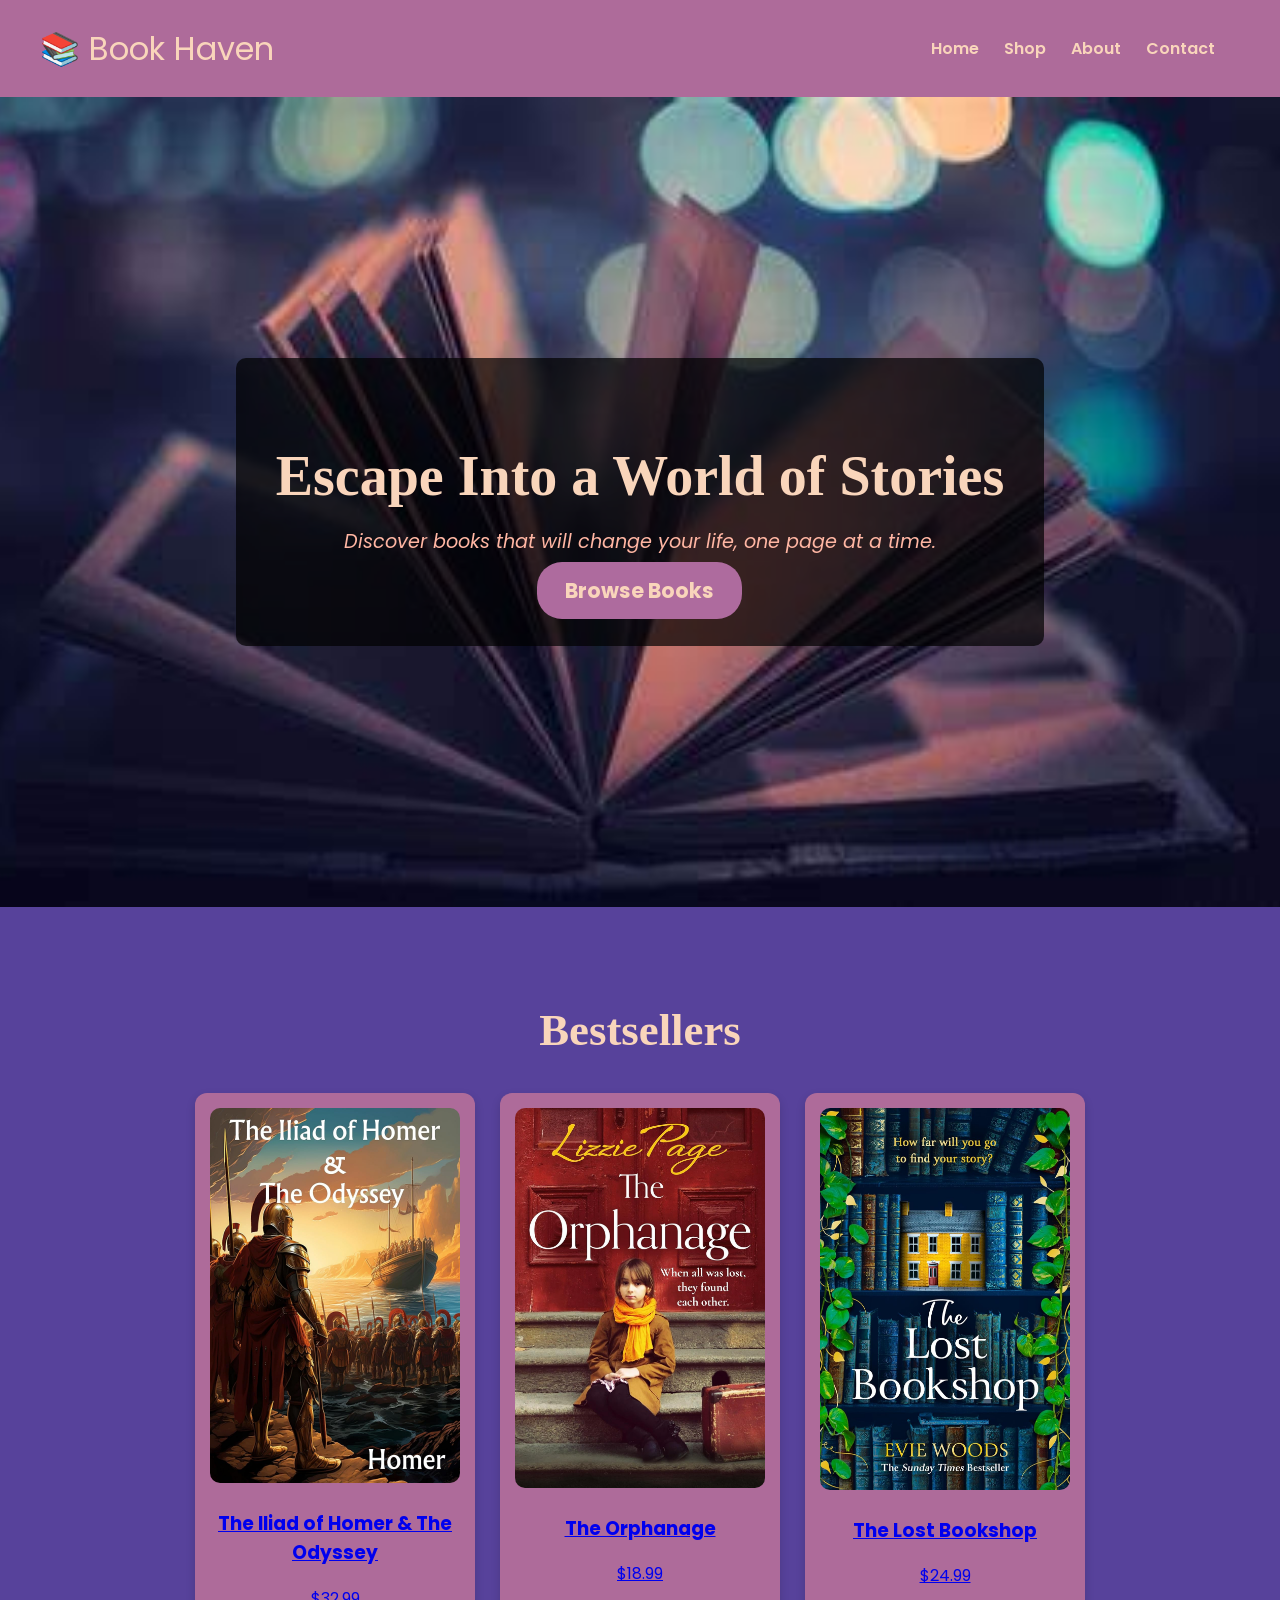
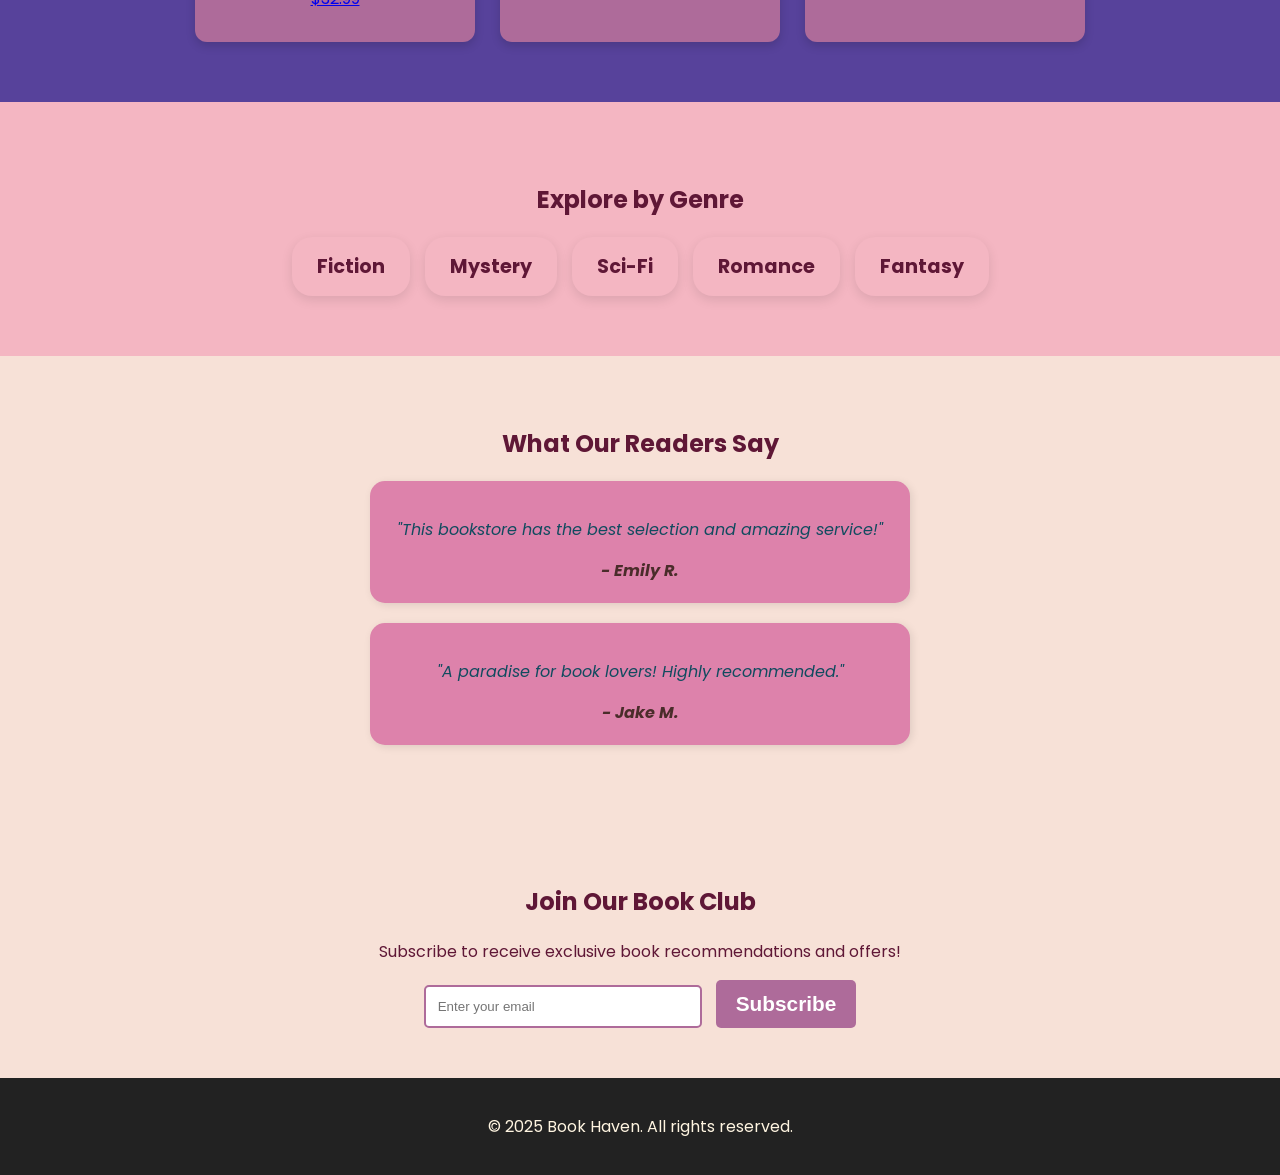
<file: index.html>
<!DOCTYPE html>
<html lang="en">
<head>
    <meta charset="UTF-8">
    <meta name="viewport" content="width=device-width, initial-scale=1.0">
    <meta name="description" content="The Book haven website">
        <meta name="robots" content="noindex, nofollow">
        <title>Book Haven | Home</title>
         <!-- add our CSS -->
    <link rel="stylesheet" href="css/index.css">
    
             <!--Google fonts-->

    <link href="https://fonts.googleapis.com/css2?family=Playfair+Display:wght@400;700&family=Poppins:wght@300;600&display=swap" rel="stylesheet">
</head>
<body>

    <!-- Header -->
    <header>
        <div class="logo">📚 Book Haven</div>
        <nav>
            <ul>
                <li><a href="index.html">Home</a></li>
                <li><a href="shop.html">Shop</a></li>
                <li><a href="about.html">About</a></li>
                <li><a href="contact.html">Contact</a></li>
            </ul>
        </nav>
    </header>

    <!-- Hero Section -->
    <section class="hero">
        <div class="hero-content">
            <h1>Escape Into a World of Stories</h1>
            <p>Discover books that will change your life, one page at a time.</p>
            <a href="shop.html" class="btn">Browse Books</a>
        </div>
    </section>

   <!-- Bestsellers Section -->
<section class="bestsellers">
    <h2>Bestsellers</h2>
    <div class="book-grid">
        <div class="book">
            <a href="product1.html">
                <img src="img/The-Iliad-and-The-Odyssey.jpg" alt="Cover of The Iliad & The Odyssey">
                <h3>The Iliad of Homer & The Odyssey</h3>
                <p>$32.99</p>
            </a>
        </div>
        <div class="book">
            <a href="product2.html"> 
                <img src="img/The-Orphanage.jpg" alt="Cover of The Orphanage">
                <h3>The Orphanage</h3>
                <p>$18.99</p>
            </a>
        </div>
        <div class="book">
            <a href="product3.html">
                <img src="img/The-Lost-Bookshop.jpg" alt="Cover of The Lost Bookshop">
                <h3>The Lost Bookshop</h3>
                <p>$24.99</p>
            </a>
        </div>
    </div>
</section>

   
    <!-- Genres Section -->
    <section class="genres">
        <h2>Explore by Genre</h2>
        <div class="genre-list">
            <div class="genre">Fiction</div>
            <div class="genre">Mystery</div>
            <div class="genre">Sci-Fi</div>
            <div class="genre">Romance</div>
            <div class="genre">Fantasy</div>
        </div>
    </section>

    <!-- Testimonials Section -->
    <section class="testimonials">
        <h2>What Our Readers Say</h2>
        <div class="review">
            <p>"This bookstore has the best selection and amazing service!"</p>
            <span>- Emily R.</span>
        </div>
        <div class="review">
            <p>"A paradise for book lovers! Highly recommended."</p>
            <span>- Jake M.</span>
        </div>
    </section>

    <!-- Signup-->
    <section class="newsletter">
        <h2>Join Our Book Club</h2>
        <p>Subscribe to receive exclusive book recommendations and offers!</p>
        <form>
            <input type="email" placeholder="Enter your email" required>
            <button type="submit" class="btn">Subscribe</button>
        </form>
    </section>

    <!-- Footer -->
    <footer>
        <p>&copy; 2025 Book Haven. All rights reserved.</p>
    </footer>

</body>
</html>
</file>
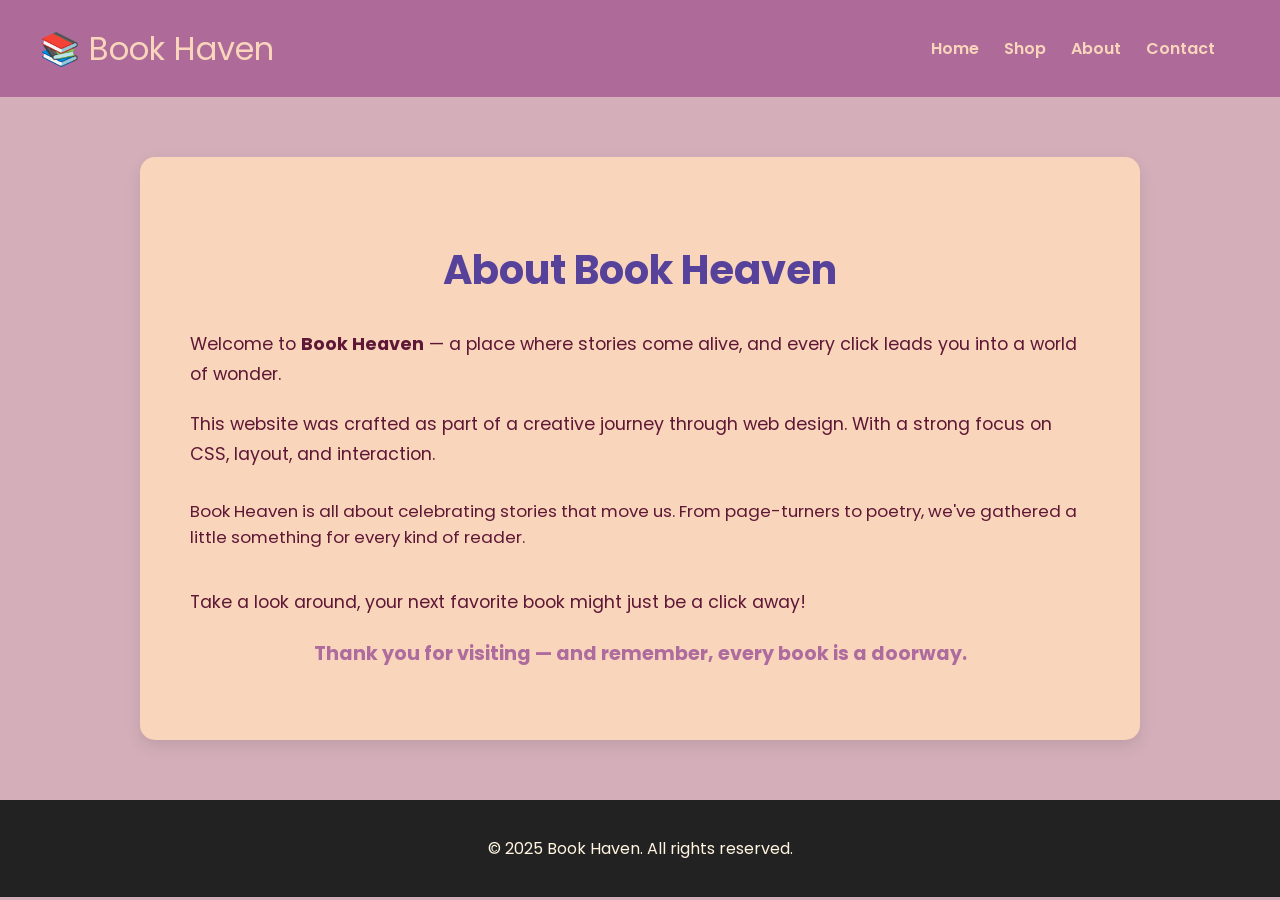
<file: about.html>
<!DOCTYPE html>
<html lang="en">
<head>
    <meta charset="UTF-8">
    <meta name="viewport" content="width=device-width, initial-scale=1.0">
    <meta name="description" content="The Book haven website">
    <meta name="robots" content="noindex, nofollow">
    <title>Book Haven | contact</title>
    <link rel="stylesheet" href="css/about.css">
    <link href="https://fonts.googleapis.com/css2?family=Playfair+Display:wght@400;700&family=Poppins:wght@300;600&display=swap" rel="stylesheet">
</head>
<body>
    
  <!-- Header -->
  <header>
    <div class="logo">📚 Book Haven</div>
    <nav>
        <ul>
            <li><a href="index.html">Home</a></li>
            <li><a href="shop.html" class="active">Shop</a></li>
            <li><a href="about.html">About</a></li>
            <li><a href="contact.html">Contact</a></li>
        </ul>
    </nav>
</header>
<!-- About Section -->
<section class="about-section">
  <h2>About Book Heaven</h2>
  <p>
    Welcome to <strong>Book Heaven</strong> — a place where stories come alive, and every click leads you into a world of wonder. 
  </p>
  <p>
    This website was crafted as part of a creative journey through web design. With a strong focus on CSS, layout, and interaction.
  </p>
  <ul>
    <li>Book Heaven is all about celebrating stories that move us. From page-turners to poetry, we've gathered a little something for every kind of reader.</li>
    
  </ul>
  <p>
    Take a look around, your next favorite book might just be a click away!
  </p>
  <p class="highlight">
    Thank you for visiting — and remember, every book is a doorway.
  </p>
</section>


  <footer>
    <p>&copy; 2025 Book Haven. All rights reserved.</p>
</footer>

</body>
</html>
</file>
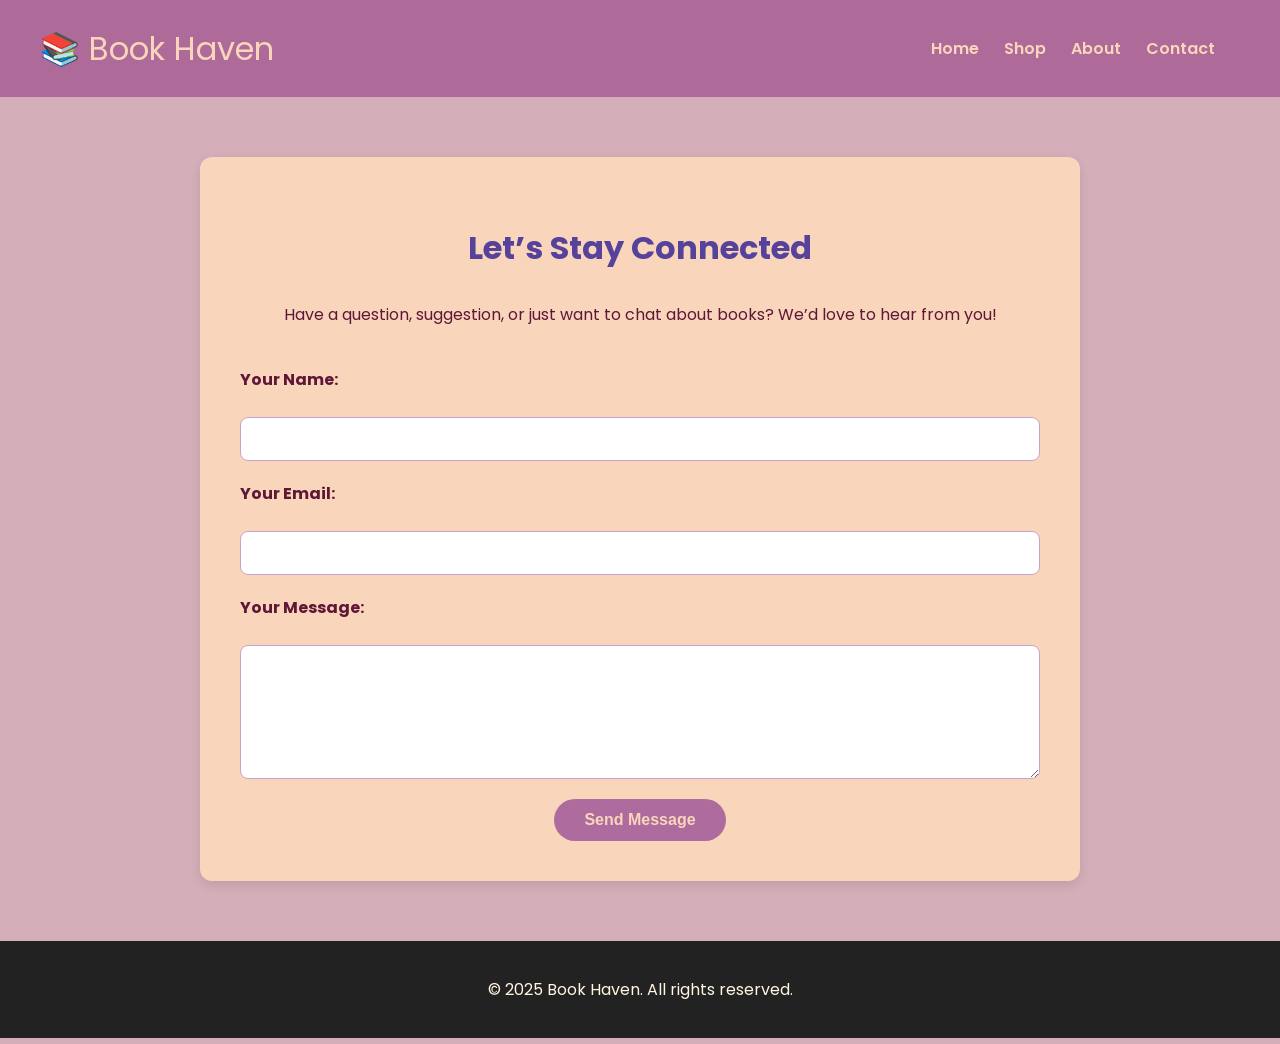
<file: contact.html>
<!DOCTYPE html>
<html lang="en">
<head>
    <meta charset="UTF-8">
    <meta name="viewport" content="width=device-width, initial-scale=1.0">
    <meta name="description" content="The Book haven website">
    <meta name="robots" content="noindex, nofollow">
    <title>Book Haven | Shop</title>
    <link rel="stylesheet" href="css/contact.css">
    <link href="https://fonts.googleapis.com/css2?family=Playfair+Display:wght@400;700&family=Poppins:wght@300;600&display=swap" rel="stylesheet">
</head>
<body>
    
    <!-- Header -->
    <header>
        <div class="logo">📚 Book Haven</div>
        <nav>
            <ul>
                <li><a href="index.html">Home</a></li>
                <li><a href="shop.html" class="active">Shop</a></li>
                <li><a href="about.html">About</a></li>
                <li><a href="contact.html">Contact</a></li>
            </ul>
        </nav>
    </header>

    <!--Contact Page -->
    
    <main class="contact-section">
        <h2>Let’s Stay Connected</h2>
        <p>Have a question, suggestion, or just want to chat about books? We’d love to hear from you!</p>
      
        <form class="contact-form" action="mailto:mehakdeep6546@gmail.com" method="post" enctype="text/plain">
          <label for="name">Your Name:</label>
          <input type="text" id="name" name="name" required>
      
          <label for="email">Your Email:</label>
          <input type="email" id="email" name="email" required>
      
          <label for="message">Your Message:</label>
          <textarea id="message" name="message" rows="6" required></textarea>
      
          <button type="submit">Send Message</button>
        </form>
      </main>
 <!-- Footer -->
 <footer>
    <p>&copy; 2025 Book Haven. All rights reserved.</p>
</footer>

</body>
</html>
</file>
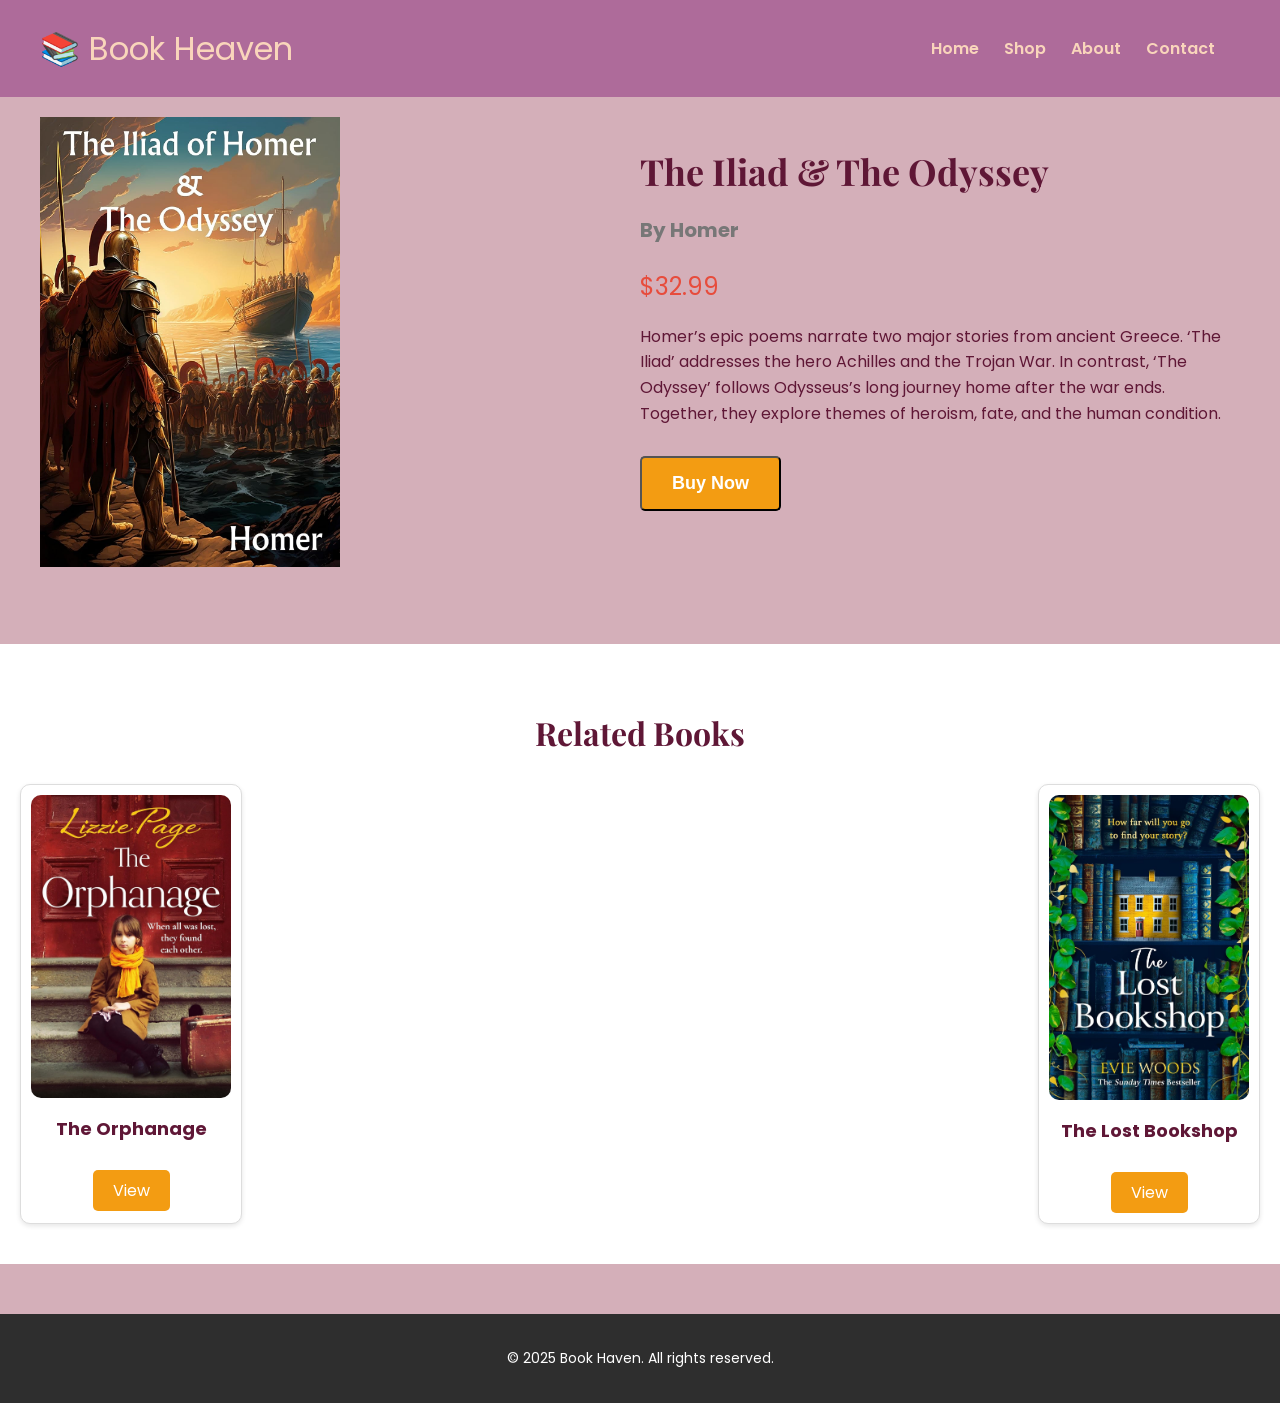
<file: product1.html>
<!DOCTYPE html>
<html lang="en">
<head>
    <meta charset="UTF-8">
    <meta name="viewport" content="width=device-width, initial-scale=1.0">
    <meta name="description" content="The Book haven website">
    <meta name="robots" content="noindex, nofollow">
    <title>The Iliad & The Odyssey | Book Haven</title>
    <link rel="stylesheet" href="css/product.css">
    <link href="https://fonts.googleapis.com/css2?family=Playfair+Display:wght@400;700&family=Poppins:wght@300;600&display=swap" rel="stylesheet">
</head>
<body>

    <!-- Header -->
    <header>
        <div class="logo">📚 Book Heaven</div>
        <nav>
            <ul>
                <li><a href="index.html">Home</a></li>
                <li><a href="shop.html">Shop</a></li>
                <li><a href="about.html">About</a></li>
                <li><a href="contact.html">Contact</a></li>
            </ul>
        </nav>
    </header>

    <!-- Product Section -->
    <section class="product-container">
        <div class="product-image">
            <img src="img/The-Iliad-and-The-Odyssey.jpg" alt="The Iliad & The Odyssey">
        </div>
        <div class="product-details">
            <h1>The Iliad & The Odyssey</h1>
            <h3>By Homer</h3>
            <p class="price">$32.99</p>
            <p class="description">
                Homer’s epic poems narrate two major stories from ancient Greece. ‘The Iliad’ addresses the hero Achilles and the Trojan War. In contrast, ‘The Odyssey’ follows Odysseus’s long journey home after the war ends. Together, they explore themes of heroism, fate, and the human condition.
            </p>
            <button class="buy-btn">Buy Now</button>
        </div>
    </section>

    <!-- Related Books -->
    <section class="related-books">
        <h2>Related Books</h2>
        <div class="related-grid">
            <div class="related-item">
                <img src="img/The-Orphanage.jpg" alt="The Orphanage">
                <p>The Orphanage</p>
                <a href="product2.html" class="view-btn">View</a>
            </div>
            <div class="related-item">
                <img src="img/The-Lost-Bookshop.jpg" alt="The Lost Bookshop">
                <p>The Lost Bookshop</p>
                <a href="product3.html" class="view-btn">View</a>
            </div>
        </div>
    </section>

    <!-- Footer -->
    <footer>
        <p>&copy; 2025 Book Haven. All rights reserved.</p>
    </footer>

</body>
</html>
</file>
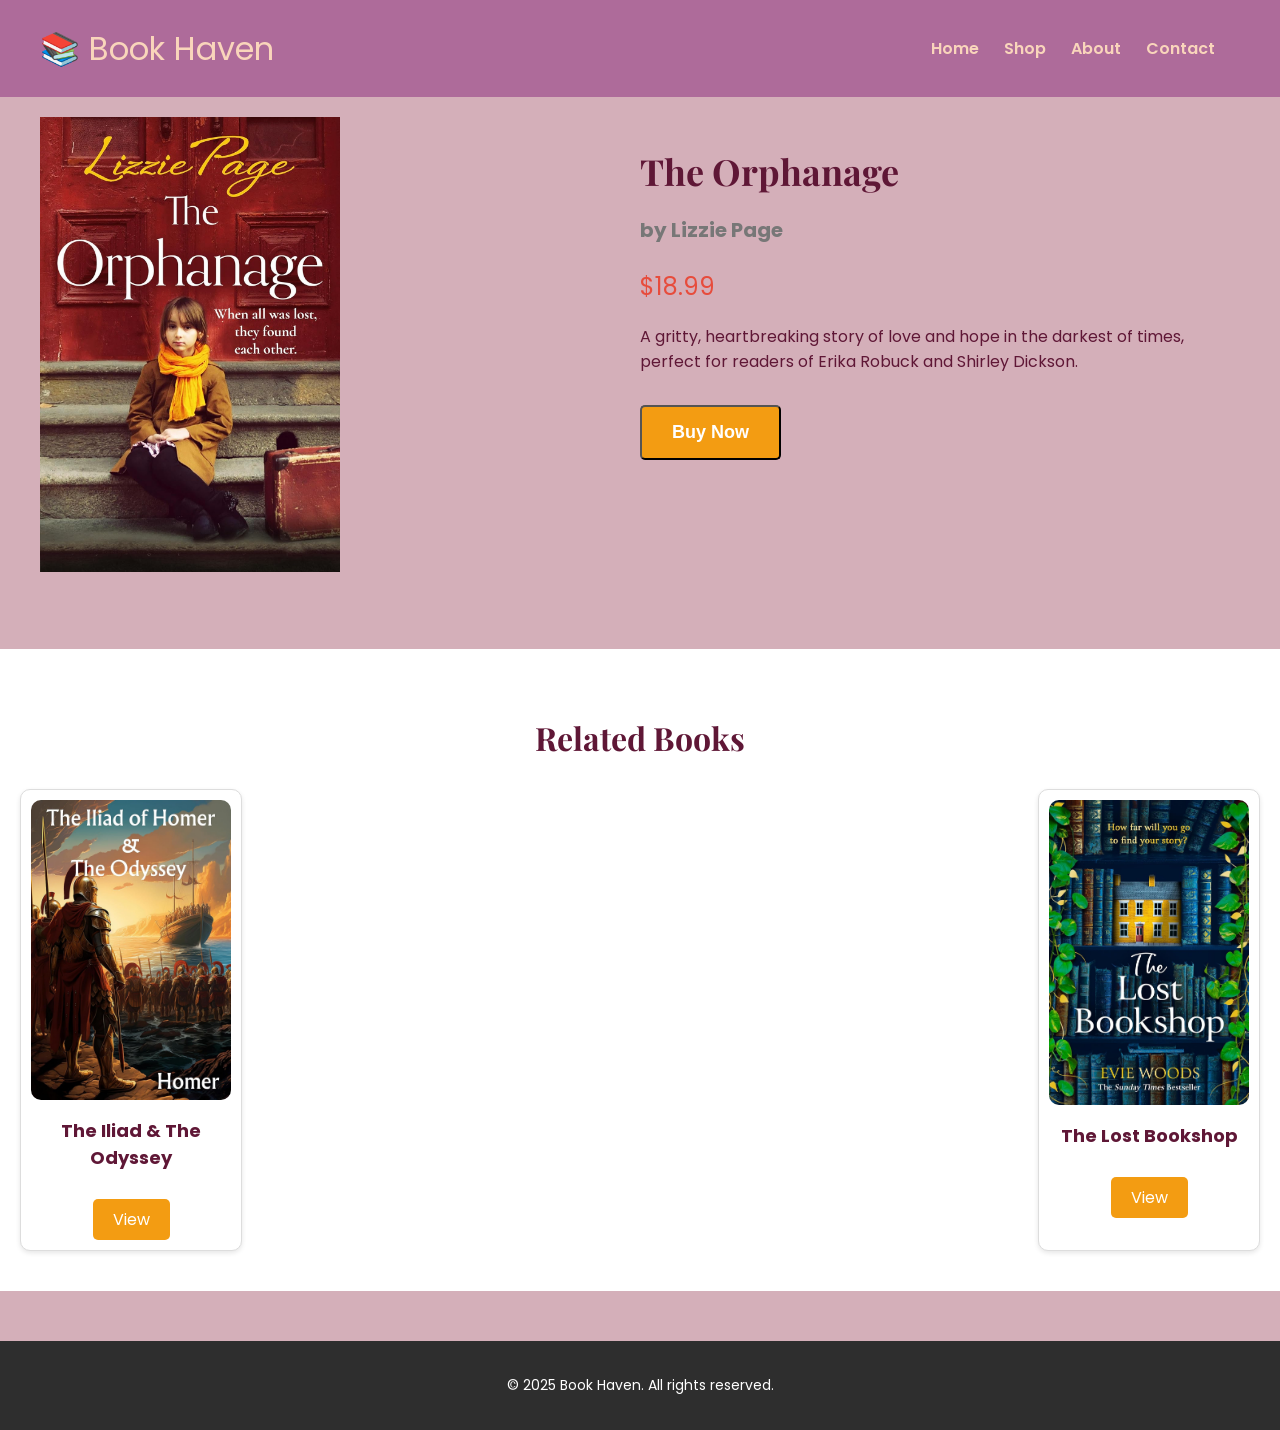
<file: product2.html>
<!DOCTYPE html>
<html lang="en">
<head>
    <meta charset="UTF-8">
    <meta name="viewport" content="width=device-width, initial-scale=1.0">
    <meta name="description" content="The Book haven website">
    <meta name="robots" content="noindex, nofollow">
    <title>The Orphanage | Book Haven</title>
    <link rel="stylesheet" href="css/product.css">
    <link href="https://fonts.googleapis.com/css2?family=Playfair+Display:wght@400;700&family=Poppins:wght@300;600&display=swap" rel="stylesheet">
</head>
<body>

    <!-- Header -->
    <header>
        <div class="logo">📚 Book Haven</div>
        <nav>
            <ul>
                <li><a href="index.html">Home</a></li>
                <li><a href="shop.html">Shop</a></li>
                <li><a href="about.html">About</a></li>
                <li><a href="contact.html">Contact</a></li>
            </ul>
        </nav>
    </header>

    <!-- Product Section -->
    <section class="product-container">
        <div class="product-image">
            <img src="img/The-Orphanage.jpg" alt="The Orphanage">
        </div>
        <div class="product-details">
            <h1>The Orphanage</h1>
            <h3>by Lizzie Page</h3>
            <p class="price">$18.99</p>
            <p class="description">
                A gritty, heartbreaking story of love and hope in the darkest of times, perfect for readers of Erika Robuck and Shirley Dickson.
            </p>
            <button class="buy-btn">Buy Now</button>
        </div>
    </section>

    <!-- Related Books -->
    <section class="related-books">
        <h2>Related Books</h2>
        <div class="related-grid">
            <div class="related-item">
                <img src="img/The-Iliad-and-The-Odyssey.jpg" alt="The Iliad & The Odyssey">
                <p>The Iliad & The Odyssey</p>
                <a href="product1.html" class="view-btn">View</a>
            </div>
            <div class="related-item">
                <img src="img/The-Lost-Bookshop.jpg" alt="The Lost Bookshop">
                <p>The Lost Bookshop</p>
                <a href="product3.html" class="view-btn">View</a>
            </div>
        </div>
    </section>

    <!-- Footer -->
    <footer>
        <p>&copy; 2025 Book Haven. All rights reserved.</p>
    </footer>

</body>
</html>
</file>
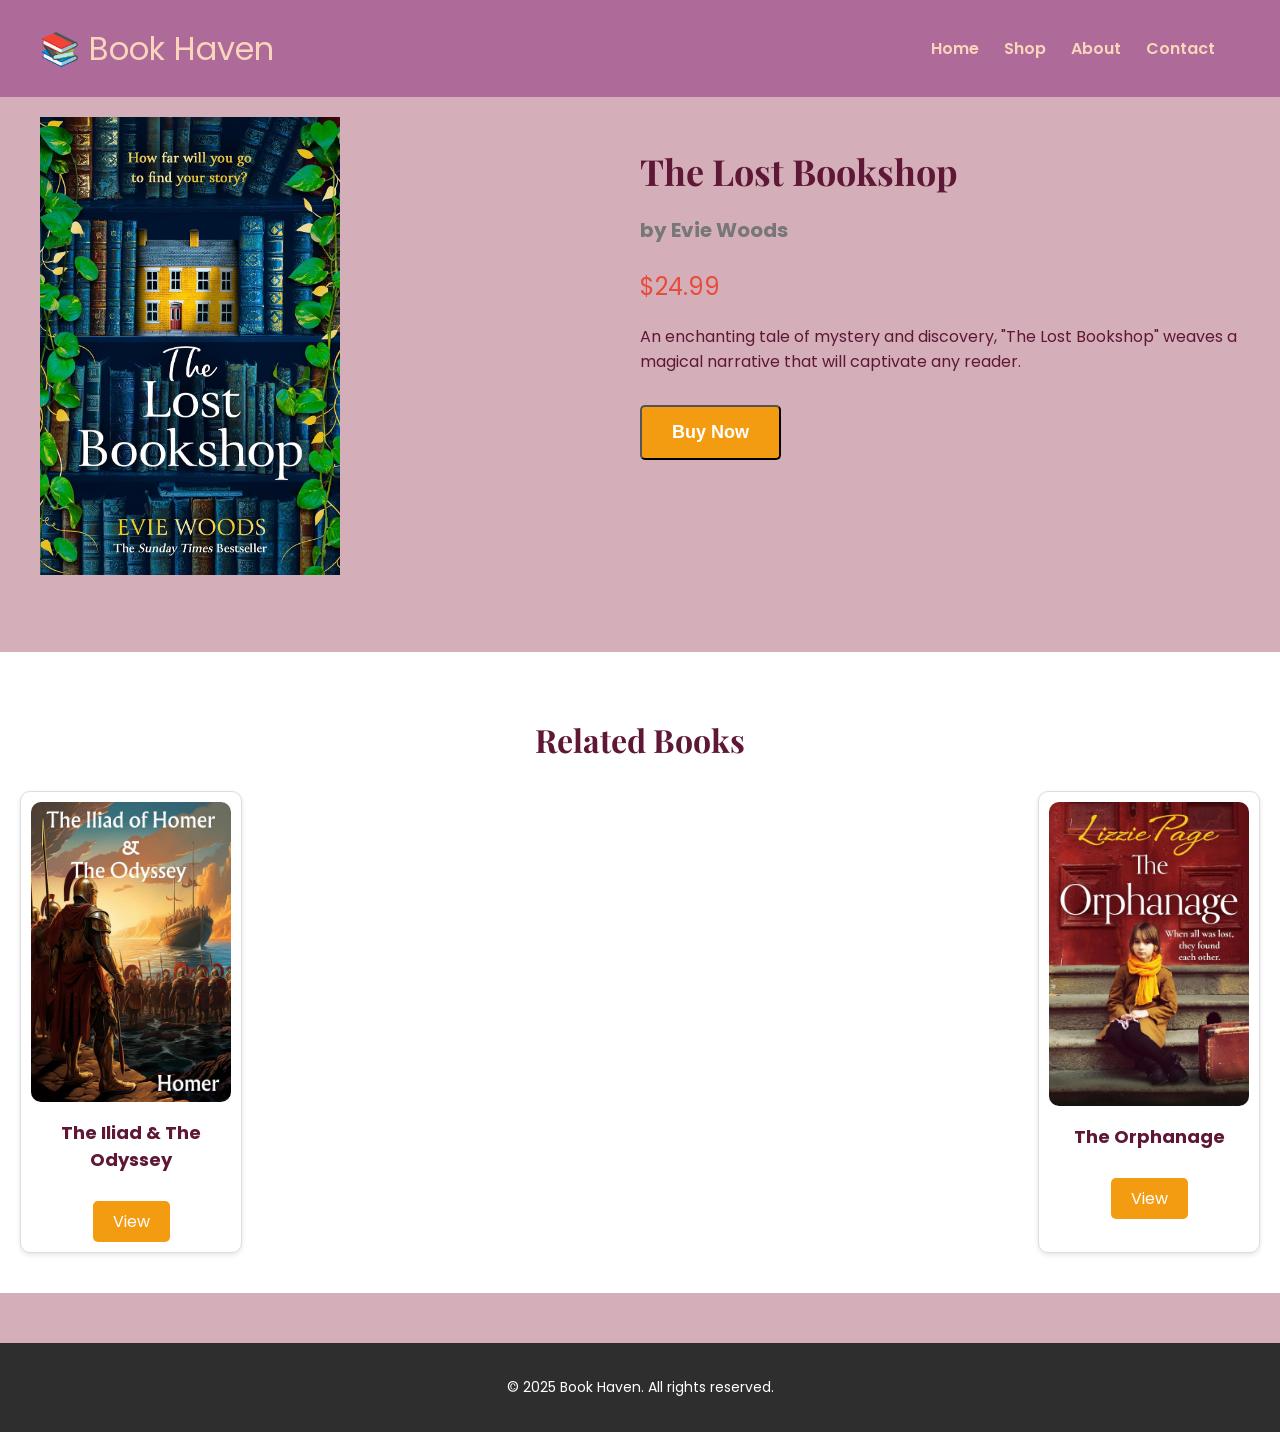
<file: product3.html>
<!DOCTYPE html>
<html lang="en">
<head>
    <meta charset="UTF-8">
    <meta name="viewport" content="width=device-width, initial-scale=1.0">
    <meta name="description" content="The Book haven website">
    <meta name="robots" content="noindex, nofollow">
    <title>The Lost Bookshop | Book Haven</title>
    <link rel="stylesheet" href="css/product.css">
    <link href="https://fonts.googleapis.com/css2?family=Playfair+Display:wght@400;700&family=Poppins:wght@300;600&display=swap" rel="stylesheet">
</head>
<body>

    <!-- Header -->
    <header>
        <div class="logo">📚 Book Haven</div>
        <nav>
            <ul>
                <li><a href="index.html">Home</a></li>
                <li><a href="shop.html">Shop</a></li>
                <li><a href="about.html">About</a></li>
                <li><a href="contact.html">Contact</a></li>
            </ul>
        </nav>
    </header>

    <!-- Product Section -->
    <section class="product-container">
        <div class="product-image">
            <img src="img/The-Lost-Bookshop.jpg" alt="The Lost Bookshop">
        </div>
        <div class="product-details">
            <h1>The Lost Bookshop</h1>
            <h3>by Evie Woods</h3>
            <p class="price">$24.99</p>
            <p class="description">
                An enchanting tale of mystery and discovery, "The Lost Bookshop" weaves a magical narrative that will captivate any reader.
            </p>
            <button class="buy-btn">Buy Now</button>
        </div>
    </section>

    <!-- Related Books -->
    <section class="related-books">
        <h2>Related Books</h2>
        <div class="related-grid">
            <div class="related-item">
                <img src="img/The-Iliad-and-The-Odyssey.jpg" alt="The Iliad & The Odyssey">
                <p>The Iliad & The Odyssey</p>
                <a href="product1.html" class="view-btn">View</a>
            </div>
            <div class="related-item">
                <img src="img/The-Orphanage.jpg" alt="The Orphanage">
                <p>The Orphanage</p>
                <a href="product2.html" class="view-btn">View</a>
            </div>
        </div>
    </section>

    <!-- Footer -->
    <footer>
        <p>&copy; 2025 Book Haven. All rights reserved.</p>
    </footer>

</body>
</html>
</file>
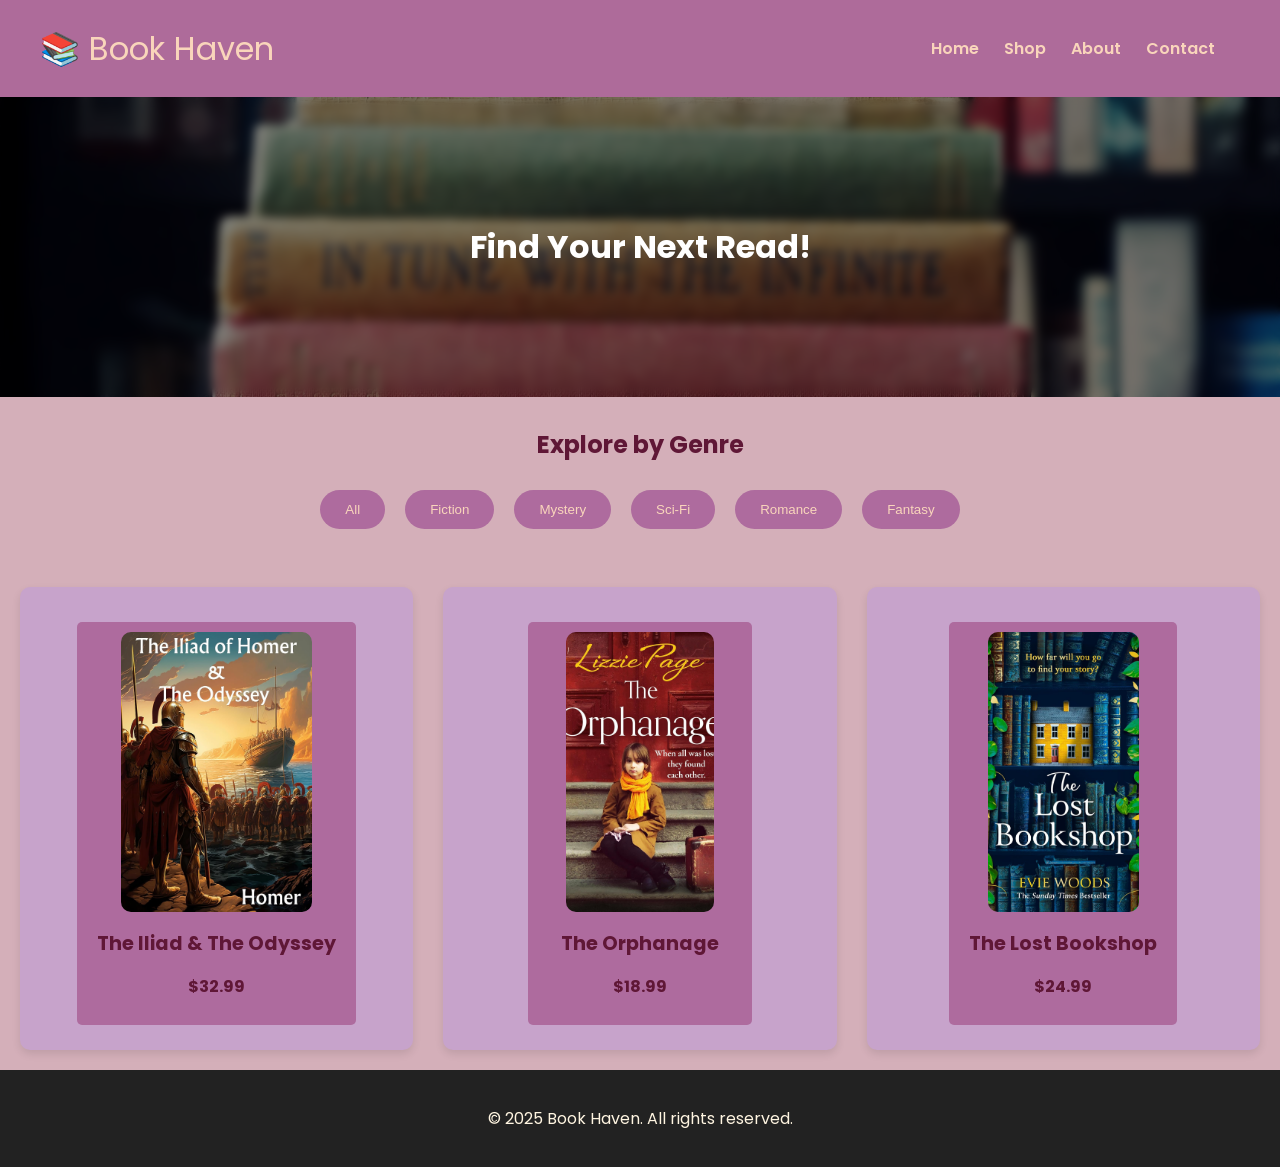
<file: shop.html>
<!DOCTYPE html>
<html lang="en">
<head>
    <meta charset="UTF-8">
    <meta name="viewport" content="width=device-width, initial-scale=1.0">
    <meta name="description" content="The Book haven website">
    <meta name="robots" content="noindex, nofollow">
    <title>Book Haven | Shop</title>
    <!-- css -->
    <link rel="stylesheet" href="css/shop.css">
    <link href="https://fonts.googleapis.com/css2?family=Playfair+Display:wght@400;700&family=Poppins:wght@300;600&display=swap" rel="stylesheet">
</head>
<body>
    
    <!-- Header -->
    <header>
        <div class="logo">📚 Book Haven</div>
        <nav>
            <ul>
                <li><a href="index.html">Home</a></li>
                <li><a href="shop.html" class="active">Shop</a></li>
                <li><a href="about.html">About</a></li>
                <li><a href="contact.html">Contact</a></li>
            </ul>
        </nav>
    </header>

   <!-- Hero Section -->
<section class="shop-hero">
    <h1>Find Your Next Read!</h1>
</section>

   <!-- Filter Section -->
<section class="filter-section">
    <h2>Explore by Genre</h2> <!-- Added a heading -->
    <button class="filter-btn">All</button>
    <button class="filter-btn">Fiction</button>
    <button class="filter-btn">Mystery</button>
    <button class="filter-btn">Sci-Fi</button>
    <button class="filter-btn">Romance</button>
    <button class="filter-btn">Fantasy</button>
</section>


   <!-- Shop Grid Section -->
   <section class="product-grid">
    <div class="product">
        <a href="product1.html">
            <img src="img/The-Iliad-and-The-Odyssey.jpg" alt="The Iliad & The Odyssey">
            <h3>The Iliad & The Odyssey</h3>
            <p>$32.99</p>
        </a>
    </div>
    <div class="product">
        <a href="product2.html">
            <img src="img/The-Orphanage.jpg" alt="The Orphanage">
            <h3>The Orphanage</h3>
            <p>$18.99</p>
        </a>
    </div>
    <div class="product">
        <a href="product3.html">
            <img src="img/The-Lost-Bookshop.jpg" alt="The Lost Bookshop">
            <h3>The Lost Bookshop</h3>
            <p>$24.99</p>
        </a>
    </div>
</section>


    <!-- Footer -->
    <footer>
        <p>&copy; 2025 Book Haven. All rights reserved.</p>
    </footer>

</body>
</html>
</file>
<file: css/index.css>
/* General Styles */
body {
    font-family: 'Poppins', sans-serif;
    margin: 0;
    padding: 0;
    background-color: #D4AFB9; 
    color: #5f1736; 
}

/* Header */
header {
    background-color: #ae6b9a;
    display: flex;
    justify-content: space-between;
    align-items: center;
    padding: 20px 40px;
}

.logo {
    font-size: 2rem;
    color: #F9D5BB;
}

nav ul {
    list-style: none;
    display: flex;
}

nav ul li {
    margin-right: 25px;
}

nav ul li a {
    color: #F9D5BB;
    font-weight: 600;
    text-decoration: none;
    transition: color 0.3s;
}

nav ul li a:hover {
    color: #57429b;
}

/* Hero Section */
.hero {
    display: flex;
    justify-content: center;
    align-items: center;
    text-align: center;
    background: url('../img/Backgroung_home.jpeg') no-repeat center center/cover;
    height: 90vh;
}

.hero-content {
    background: rgba(0, 0, 0, 0.7);
    padding: 40px;
    border-radius: 10px;
}

/* Genres Section */
.genre:hover {
    transform: scale(1.1);
    background: #866dd6;
    color: white;
    transition: background 0.3s ease-in-out, transform 0.3s ease-in-out;
}

/* Newsletter Signup */
.newsletter {
    background: #F7E1D7;
    text-align: center;
    padding: 50px;
}

.newsletter input {
    padding: 12px;
    width: 250px;
    border: 2px solid #ae6b9a;
    border-radius: 5px;
    margin-right: 10px;
}

.newsletter button {
    padding: 12px 20px;
    background: #ae6b9a;
    color: white;
    border: none;
    border-radius: 5px;
    font-weight: bold;
    cursor: pointer;
}

.newsletter button:hover {
    background: #57429b;
}

/* Responsive Design */
@media (max-width: 768px) {
    nav ul {
        flex-direction: column;
        text-align: center;
        align-items: center;
    }
}


.hero-content h1 {
    font-size: 3.5rem;
    font-family: 'Lora', serif;
    color: #F9D5BB; 
    margin-bottom: 15px;
}

.hero-content p {
    font-size: 1.2rem;
    font-style: italic;
    color: #FFB6A3; 
}

.btn {
    background: #ae6b9e; 
    color: #F9D5BB;
    padding: 14px 28px;
    font-size: 1.3rem;
    font-weight: bold;
    text-decoration: none;
    border-radius: 25px;
    transition: 0.3s ease-in-out;
}

.btn:hover {
    background: #57429b; 
    color: #F9D5BB;
    transform: scale(1.1);
}

/* Featured Books Section */
.bestsellers {
    background: #57429b; 
    text-align: center;
    padding: 60px 20px;
}

.bestsellers h2 {
    font-size: 2.8rem;
    font-family: 'Lora', serif;
    color: #F9D5BB;
}

.book-grid {
    display: flex;
    flex-wrap: wrap;
    justify-content: center;
    gap: 25px;
}

.book {
    width: 250px;
    background: #ae6b9a;
    padding: 15px;
    border-radius: 12px;
    box-shadow: 0 4px 10px rgba(0,0,0,0.15);
    transition: transform 0.3s;
}

.book:hover {
    transform: scale(1.08);
}

.book img {
    width: 100%;
    border-radius: 10px;
}

/* Genres Section */
.genres {
    background: #F4B6C2; 
    padding: 60px 20px;
    text-align: center;
}

.genre-list {
    display: flex;
    justify-content: center;
    gap: 15px;
    flex-wrap: wrap;
    max-width: 1200px;
    margin: 0 auto;
}

.genre {
    background: #F4B6C2; 
    padding: 15px 25px;
    border-radius: 20px;
    box-shadow: 0 4px 12px rgba(0, 0, 0, 0.1);
    font-weight: bold;
    font-size: 1.2rem;
    transition: transform 0.3s, background 0.3s;
    cursor: pointer;
}

.genre:hover {
    transform: scale(1.1);
    background: #866dd6; 
    color: white;
}


.testimonials {
    background: #F7E1D7; 
    padding: 50px;
    text-align: center;
}

.review {
    background: #dd82ab;
    padding: 20px;
    border-radius: 15px;
    box-shadow: 2px 2px 8px rgba(0, 0, 0, 0.1);
    margin: 20px auto;
    max-width: 500px; /* Ensure reviews don't stretch too wide */
    color: #114B5F;
    font-style: italic;
    transition: transform 0.3s;
}

.review span {
    display: block;
    margin-top: 10px;
    font-weight: bold;
    color: #4A2C2A;
}

.review:hover {
    transform: scale(1.05);
}

/* Responsive Design */
@media (max-width: 768px) {
    .hero-content h1 {
        font-size: 2.5rem;
    }

    .book-grid, .genre-list {
        flex-direction: column;
        align-items: center;
    }

    nav ul {
        flex-direction: column;
        text-align: center;
    }
}


/* Footer */
footer {
    background: #222; /* Dark background */
    color: #FFF5E1; /* Light text */
    text-align: center;
    padding: 20px;
    font-size: 1rem;
}
</file>
<file: css/about.css>
/* General Styles */
body {
  font-family: 'Poppins', sans-serif;
  margin: 0;
  padding: 0;
  background-color: #D4AFB9;
  color: #5f1736; 
}

/* Header */
header {
  background-color: #ae6b9a;
  display: flex;
  justify-content: space-between;
  align-items: center;
  padding: 20px 40px;
}

.logo {
  font-size: 2rem;
  color: #F9D5BB;
}

nav ul {
  list-style: none;
  display: flex;
}

nav ul li {
  margin-right: 25px;
}

nav ul li a {
  color: #F9D5BB;
  font-weight: 600;
  text-decoration: none;
  transition: color 0.3s;
}

nav ul li a:hover {
  color: #57429b;
}
  /* About Section */
.about-section {
  max-width: 900px;
  margin: 60px auto;
  background-color: #f9d5bb;
  padding: 50px;
  border-radius: 15px;
  box-shadow: 0 6px 16px rgba(0, 0, 0, 0.1);
  color: #5f1736;
  font-family: 'Poppins', sans-serif;
}

.about-section h2 {
  text-align: center;
  font-size: 2.5rem;
  color: #57429b;
  margin-bottom: 30px;
}

.about-section p {
  font-size: 1.1rem;
  line-height: 1.7;
  margin-bottom: 20px;
  color: #5f1736;
}

.about-section ul {
  list-style: none;
  padding-left: 0;
  margin-bottom: 30px;
}

.about-section ul li {
  font-size: 1.05rem;
  padding: 8px 0;
  color: #5f1736;
  display: flex;
  align-items: center;
}

.about-section .highlight {
  text-align: center;
  font-weight: bold;
  font-size: 1.2rem;
  color: #ae6b9e;
}

/* Footer */
footer {
  background: #222;
  color: #FFF5E1;
  text-align: center;
  padding: 20px;
  font-size: 1rem;
}
</file>
<file: css/contact.css>
/* General Styles */
body {
    font-family: 'Poppins', sans-serif;
    margin: 0;
    padding: 0;
    background-color: #D4AFB9;
    color: #5f1736; 
}

/* Header */
header {
    background-color: #ae6b9a;
    display: flex;
    justify-content: space-between;
    align-items: center;
    padding: 20px 40px;
}

.logo {
    font-size: 2rem;
    color: #F9D5BB;
}

nav ul {
    list-style: none;
    display: flex;
}

nav ul li {
    margin-right: 25px;
}

nav ul li a {
    color: #F9D5BB;
    font-weight: 600;
    text-decoration: none;
    transition: color 0.3s;
}

nav ul li a:hover {
    color: #57429b;
}
/* Contact Page Styles */
.contact-section {
    max-width: 800px;
    margin: 60px auto;
    background-color: #f9d5bb; 
    padding: 40px;
    border-radius: 12px;
    box-shadow: 0 4px 12px rgba(0, 0, 0, 0.1);
    color: #5f1736;
    font-family: 'Poppins', sans-serif;
}

.contact-section h2 {
    text-align: center;
    color: #57429b;
    font-size: 2rem;
    margin-bottom: 30px;
}

.contact-section p {
    text-align: center;
    font-size: 1rem;
    margin-bottom: 40px;
}

/* Contact Form */
.contact-form {
    display: flex;
    flex-direction: column;
    gap: 20px;
    width: 100%;
}

.contact-form label {
    font-weight: bold;
    color: #5f1736;
    margin-bottom: 5px;
}

.contact-form input,
.contact-form textarea {
    width: 100%; 
    padding: 12px;
    border-radius: 8px;
    border: 1px solid #c7a3cb;
    font-size: 1rem;
    background-color: #fff;
    transition: border 0.3s ease;
    box-sizing: border-box;
}

/* Form Button */
.contact-form button {
    align-self: center;
    width: fit-content;
    background-color: #ae6b9e;
    color: #F9D5BB;
    border: none;
    padding: 12px 30px;
    font-size: 1rem;
    font-weight: bold;
    border-radius: 25px;
    cursor: pointer;
    transition: background-color 0.3s ease, transform 0.2s ease-in-out;
}

.contact-form button:hover {
    background-color: #57429b;
    color: white;
    transform: scale(1.05);
}

main {
    flex: 1; /* Makes main section take up the remaining space */
}

/* Footer */
footer {
    background: #222;
    color: #FFF5E1;
    text-align: center;
    padding: 20px;
    font-size: 1rem;
}
</file>
<file: css/product.css>
/* General Styles */
body {
    font-family: 'Poppins', sans-serif;
    margin: 0;
    padding: 0;
    background-color: #D4AFB9;
    color: #5f1736;
}

/* Header */
header {
    background-color: #ae6b9a;
    display: flex;
    justify-content: space-between;
    align-items: center;
    padding: 20px 40px;
}

.logo {
    font-size: 2rem;
    color: #F9D5BB;
}

nav ul {
    list-style: none;
    display: flex;
}

nav ul li {
    margin-right: 25px;
}

nav ul li a {
    color: #F9D5BB;
    font-weight: 600;
    text-decoration: none;
    transition: color 0.3s;
}

nav ul li a:hover {
    color: #57429b;
}
/* Product Page Section */
.product-container {
    display: flex;
    justify-content: space-between;
    align-items: flex-start;
    padding: 20px 10px;
    max-width: 1200px;  /* Set a max width for the container */
    margin: 0 auto;
    flex-wrap: wrap;
}

.product-image {
    width: 100%; /* Ensures container takes full width */
    max-width: 400px; /* Maximum image container width */
    margin-right: 20px; 
}

.product img {
    width: 100%;  
    height: auto; 
    object-fit: contain; 
    margin-bottom: 20px;
}
.product-image img {
    width: 100%;        /* Ensures the image takes the full width of the container */
    max-width: 300px;   /* Set a maximum size for the image */
    height: auto;      
    object-fit: contain; 
}

@media (max-width: 768px) {
    .product-image img {
        max-width: 80%;  /* Make image smaller on mobile screens */
        height: auto;    /* Maintain aspect ratio */
    }
}


/* Product details layout */
.product-details {
    flex: 1;
    max-width: 600px;
}

.product-details h1 {
    font-family: 'Playfair Display', serif;
    font-size: 36px;
    margin-bottom: 15px;
}

.product-details h3 {
    font-size: 20px;
    color: #777;
    margin-bottom: 20px;
}

.product-details .price {
    font-size: 24px;
    color: #e74c3c;
    margin-bottom: 20px;
}

.product-details .description {
    font-size: 16px;
    margin-bottom: 30px;
    line-height: 1.6;
}

/* Buy Button */
.buy-btn {
    background-color: #f39c12;
    color: #fff;
    padding: 15px 30px;
    text-decoration: none;
    border-radius: 5px;
    font-size: 18px;
    font-weight: bold;
    display: inline-block;
}

.buy-btn:hover {
    background-color: #e67e22;
}

/* Related Books Section */
.related-books {
    background-color: #fff;
    padding: 40px 20px;
    margin-top: 50px;
    text-align: center;
}

.related-books h2 {
    font-family: 'Playfair Display', serif;
    font-size: 32px;
    margin-bottom: 30px;
}

.related-grid {
    display: flex;
    justify-content: space-between;
    gap: 20px;
    flex-wrap: wrap;
}

.related-item {
    flex: 1;
    max-width: 200px;
    padding: 10px;
    border: 1px solid #ddd;
    border-radius: 10px;
    text-align: center;
    background-color: #fff;
    box-shadow: 0 2px 5px rgba(0, 0, 0, 0.1);
}

.related-item img {
    width: 100%;
    height: auto;
    border-radius: 10px;
}

.related-item p {
    font-size: 18px;
    margin-top: 10px;
    font-weight: bold;
}

.view-btn {
    display: inline-block;
    margin-top: 10px;
    background-color: #f39c12;
    color: #fff;
    padding: 8px 20px;
    text-decoration: none;
    border-radius: 5px;
}

.view-btn:hover {
    background-color: #e67e22;
}

/* Footer */
footer {
    background-color: #2e2e2e;
    color: #fff;
    text-align: center;
    padding: 20px;
    margin-top: 50px;
}

footer p {
    font-size: 14px;
}
</file>
<file: css/shop.css>
/* General Styles */
body {
    font-family: 'Poppins', sans-serif;
    margin: 0;
    padding: 0;
    background-color: #D4AFB9;
    color: #5f1736;
}

/* Header */
header {
    background-color: #ae6b9a;
    display: flex;
    justify-content: space-between;
    align-items: center;
    padding: 20px 40px;
}

.logo {
    font-size: 2rem;
    color: #F9D5BB;
}

nav ul {
    list-style: none;
    display: flex;
}

nav ul li {
    margin-right: 25px;
}

nav ul li a {
    color: #F9D5BB;
    font-weight: 600;
    text-decoration: none;
    transition: color 0.3s;
}

nav ul li a:hover {
    color: #57429b;
}
/* Shop Hero Section */
.shop-hero {
    background: url('../img/Background_shop.jpg') center/cover no-repeat;
    height: 300px;
    display: flex;
    justify-content: center; /* Centers horizontally */
    align-items: center; /* Centers vertically */
    text-align: center;
    position: relative;
}

.shop-hero::before {
    content: "";
    position: absolute;
    top: 0;
    left: 0;
    width: 100%;
    height: 100%;
    background: rgba(0, 0, 0, 0.5); /* Dark overlay for better text visibility */
    backdrop-filter: blur(5px); /* Adds blur effect */
}

.shop-hero h1 {
    position: relative;
    color: white;
    font-size: 2rem;
    font-weight: bold;
}

/* Filter Section */
.filter-section {
    text-align: center;
    margin: 30px 0; 
}

.filter-btn {
    background: #ae6b9e;
    color: #F9D5BB;
    padding: 12px 25px; 
    margin: 8px;
    border: none;
    border-radius: 25px; /* More rounded buttons */
    cursor: pointer;
    transition: background 0.3s, transform 0.2s ease-in-out;
}

.filter-btn:hover {
    background: #57429b;
    color: #fff;
    transform: scale(1.05); /* Slight zoom effect */
}

/* Product Grid */
.product-grid {
    display: flex;
    justify-content: space-evenly; /* Centers items properly */
    flex-wrap: wrap;
    gap: 30px; /* Adds space between rows and columns */
    padding: 20px; /
}

.product {
    flex: 1;
    max-width: 30%; /* Ensures 3 products per row */
    display: flex;
    flex-direction: column;
    align-items: center;
    justify-content: space-between;
    height: auto; /* Allows dynamic height */
    padding: 25px; /* Adds space around each product */
    background: #c7a3cb;
    border-radius: 10px;
    text-align: center;
    box-shadow: 0px 4px 8px rgba(0, 0, 0, 0.1); /* Adds subtle shadow */
}


/* Adjusted product image */
.product img {
    width: 80%;  
    height: 280px; 
    object-fit: cover; /* Ensures images don't get stretched */
    border-radius: 10px; 
    transition: transform 0.3s ease-in-out;
}



.product:hover img {
    transform: scale(1.05);
    box-shadow: 0px 6px 12px rgba(0, 0, 0, 0.2);
}

/* Product Title */
.product h3 {
    margin: 10px 0;
    color: #5f1736;
    font-size: 1.2rem; /* Adjusted size for better fit */
}

/* Product Price */
.product p {
    color: #5f1736;
    font-weight: bold;
}

/* Product Button */
.product a {
    background: #ae6b9e;
    color: #b992be;
    padding: 10px 20px;
    text-decoration: none;
    border-radius: 5px;
    font-weight: bold;
    transition: background 0.3s ease;
    margin-top: 10px; /* Adds space between the price and the button */
}

.product a:hover {
    background: #57429b; /* Hover effect for the button */
}

/* Footer */
footer {
    background: #222;
    color: #FFF5E1;
    text-align: center;
    padding: 20px;
    font-size: 1rem;
}
</file>
